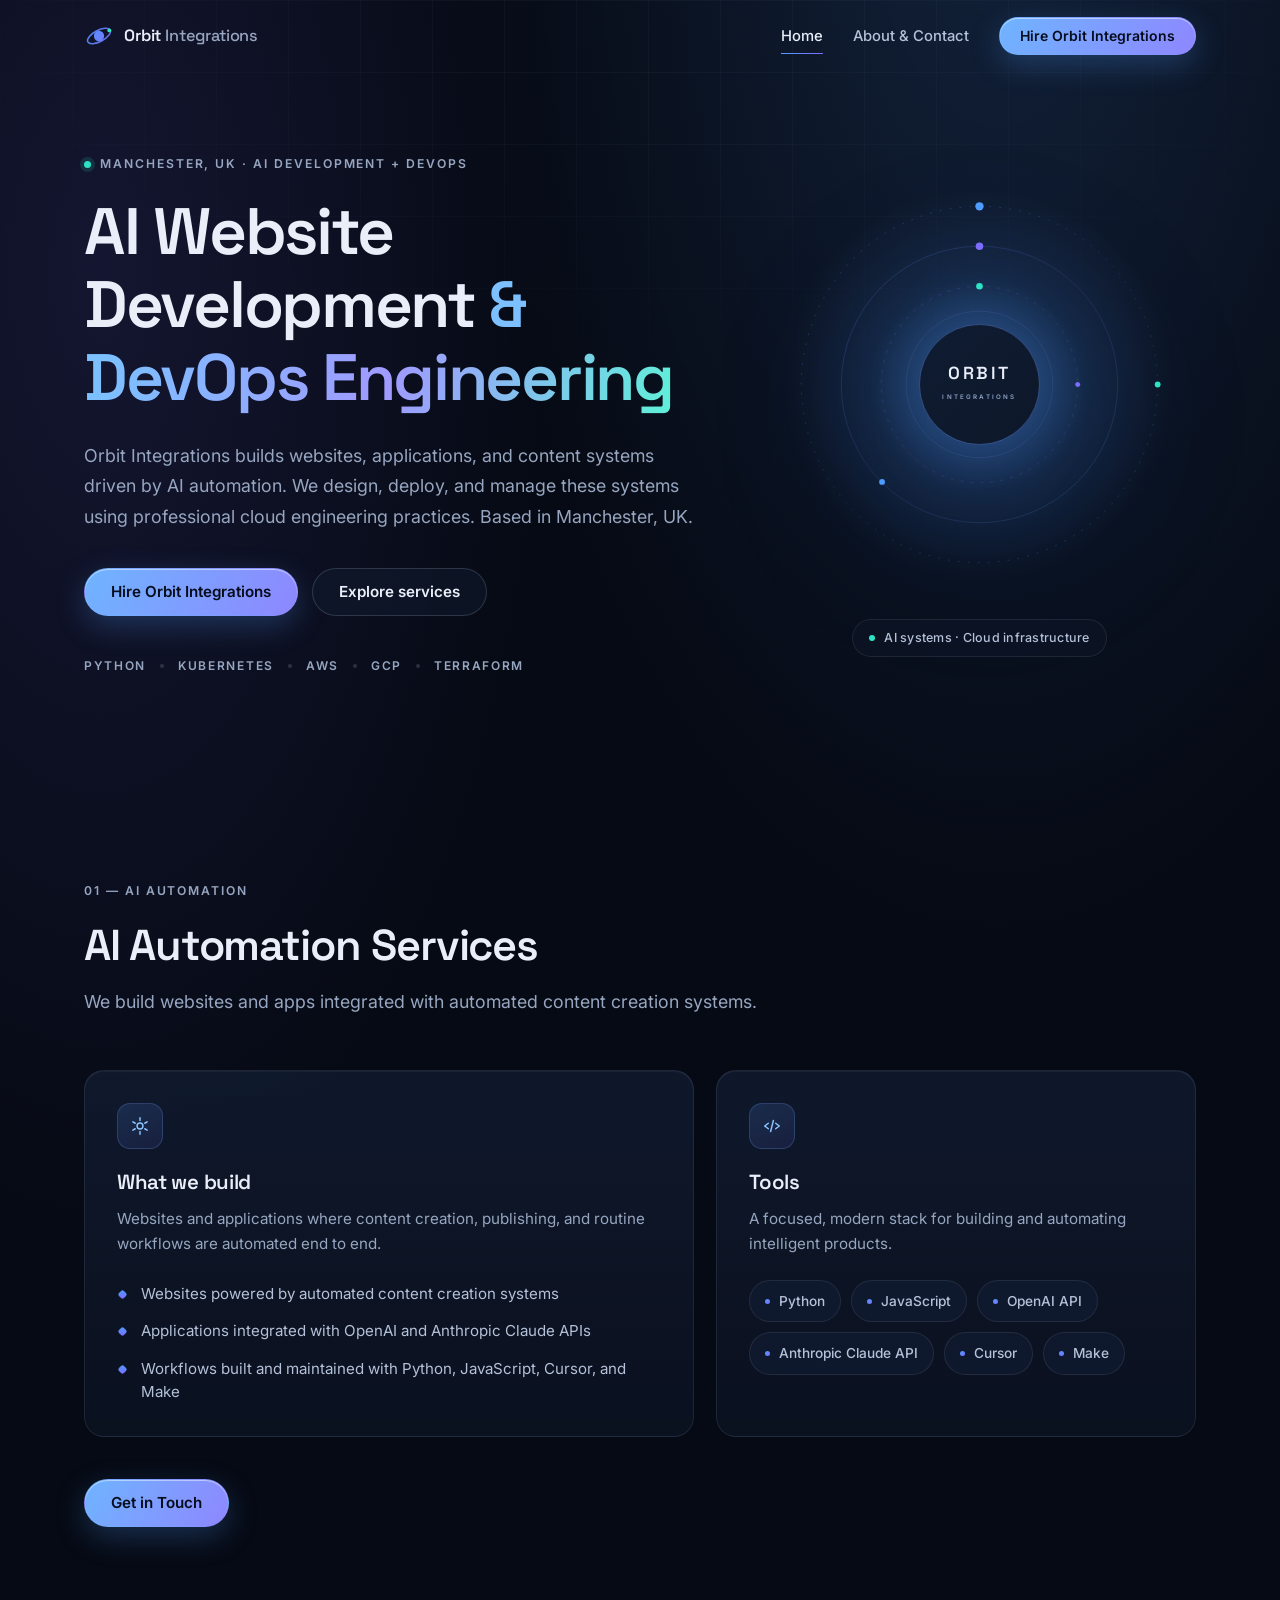
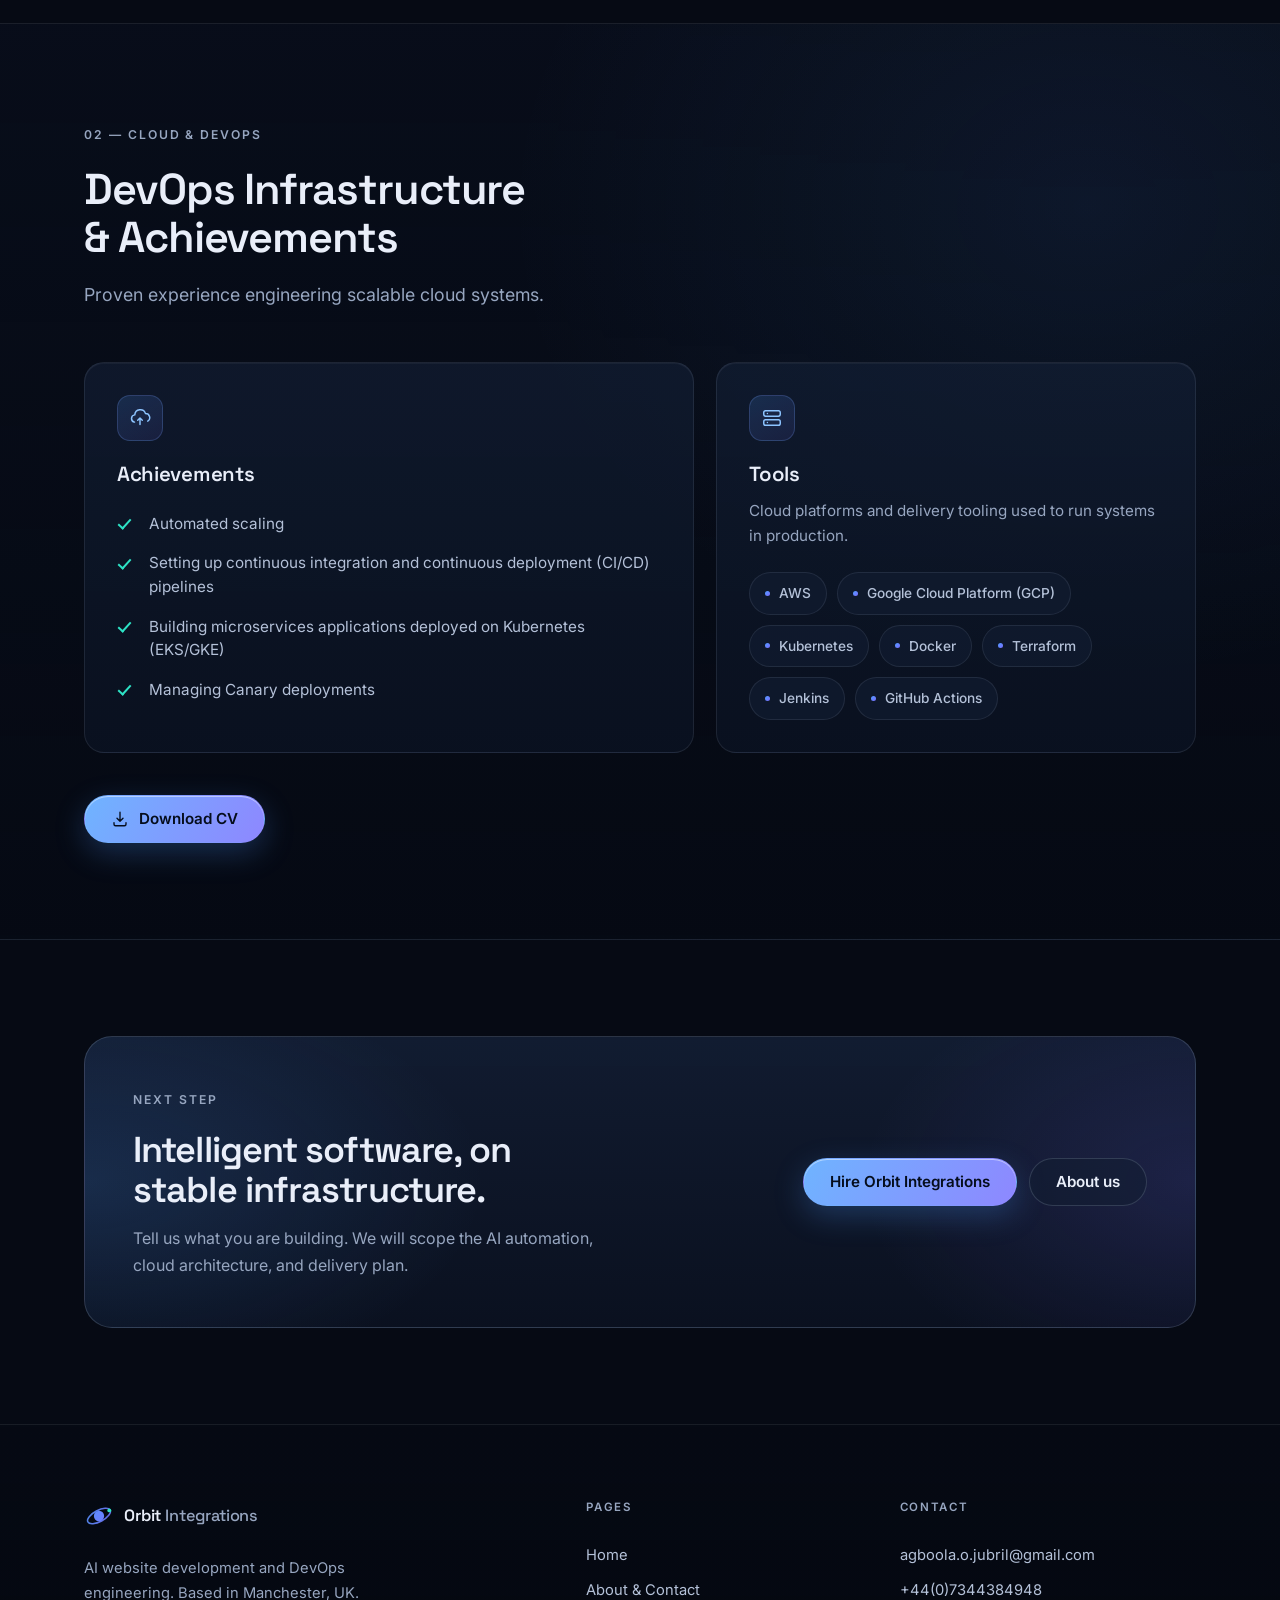
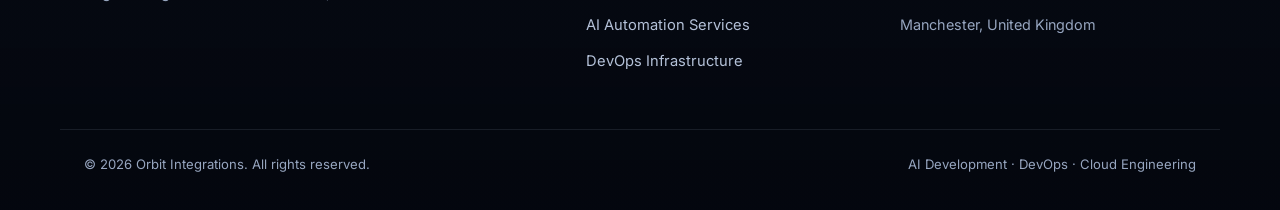
<file: index.html>
<!DOCTYPE html>
<html lang="en-GB">
<head>
  <meta charset="UTF-8" />
  <meta name="viewport" content="width=device-width, initial-scale=1.0" />
  <title>Orbit Integrations | AI Developer &amp; DevOps Engineer Manchester</title>
  <meta name="description" content="Orbit Integrations delivers AI website and app development alongside professional DevOps engineering, auto-scaling, and Kubernetes deployment in Manchester." />
  <meta name="author" content="Orbit Integrations" />
  <meta name="theme-color" content="#060a14" />
  <link rel="canonical" href="https://orbitintegrations.co.uk/" />
  <link rel="icon" href="assets/favicon.svg" type="image/svg+xml" />
  <link rel="apple-touch-icon" href="assets/apple-touch-icon.png" />
  <link rel="preconnect" href="https://fonts.googleapis.com" />
  <link rel="preconnect" href="https://fonts.gstatic.com" crossorigin />
  <link href="https://fonts.googleapis.com/css2?family=Inter:wght@400;500;600&family=Space+Grotesk:wght@500;600;700&display=swap" rel="stylesheet" />
  <link rel="stylesheet" href="assets/css/styles.css" />

  <meta property="og:type" content="website" />
  <meta property="og:site_name" content="Orbit Integrations" />
  <meta property="og:locale" content="en_GB" />
  <meta property="og:title" content="Orbit Integrations | AI Developer &amp; DevOps Engineer Manchester" />
  <meta property="og:description" content="AI website and app development alongside professional DevOps engineering, auto-scaling, and Kubernetes deployment in Manchester." />
  <meta property="og:url" content="https://orbitintegrations.co.uk/" />
  <meta property="og:image" content="https://orbitintegrations.co.uk/assets/og-cover.png" />
  <meta property="og:image:width" content="1200" />
  <meta property="og:image:height" content="630" />
  <meta property="og:image:alt" content="Orbit Integrations — AI website development and DevOps engineering, Manchester" />
  <meta name="twitter:card" content="summary_large_image" />
  <meta name="twitter:title" content="Orbit Integrations | AI Developer &amp; DevOps Engineer Manchester" />
  <meta name="twitter:description" content="AI website and app development alongside professional DevOps engineering, auto-scaling, and Kubernetes deployment in Manchester." />
  <meta name="twitter:image" content="https://orbitintegrations.co.uk/assets/og-cover.png" />

  <script type="application/ld+json">
  {
    "@context": "https://schema.org",
    "@type": "ProfessionalService",
    "name": "Orbit Integrations",
    "description": "Orbit Integrations delivers AI website and app development alongside professional DevOps engineering, auto-scaling, and Kubernetes deployment in Manchester.",
    "url": "https://orbitintegrations.co.uk/",
    "email": "agboola.o.jubril@gmail.com",
    "telephone": "+447344384948",
    "areaServed": { "@type": "City", "name": "Manchester" },
    "address": {
      "@type": "PostalAddress",
      "addressLocality": "Manchester",
      "addressCountry": "GB"
    },
    "knowsAbout": [
      "AI website development",
      "Application development",
      "DevOps engineering",
      "Kubernetes",
      "Auto-scaling",
      "CI/CD pipelines",
      "AWS",
      "Google Cloud Platform",
      "Terraform",
      "Canary deployments"
    ]
  }
  </script>
  <script>document.documentElement.classList.add('js');</script>
</head>
<body>
  <a class="skip-link" href="#main">Skip to content</a>

  <header class="site-header" data-header>
    <div class="container header-inner">
      <a class="brand" href="index.html" aria-label="Orbit Integrations home">
        <svg class="brand-mark" viewBox="0 0 32 32" aria-hidden="true" focusable="false">
          <defs>
            <linearGradient id="mark-gradient" x1="0" y1="0" x2="32" y2="32" gradientUnits="userSpaceOnUse">
              <stop offset="0" stop-color="#4f9cff" />
              <stop offset="1" stop-color="#7c6cff" />
            </linearGradient>
          </defs>
          <circle cx="16" cy="16" r="5.5" fill="url(#mark-gradient)" />
          <ellipse cx="16" cy="16" rx="13.5" ry="6" transform="rotate(-28 16 16)" fill="none" stroke="url(#mark-gradient)" stroke-width="1.6" opacity="0.9" />
          <circle cx="27" cy="10" r="2.1" fill="#2de2c5" />
        </svg>
        <span class="brand-name">Orbit <span>Integrations</span></span>
      </a>

      <button class="nav-toggle" type="button" aria-expanded="false" aria-controls="primary-nav" data-nav-toggle>
        <span class="sr-only">Toggle navigation</span>
        <span class="nav-toggle-bars" aria-hidden="true"></span>
      </button>

      <nav class="primary-nav" id="primary-nav" aria-label="Primary" data-nav>
        <a href="index.html" aria-current="page">Home</a>
        <a href="about.html">About &amp; Contact</a>
        <a class="btn btn-primary btn-sm" href="about.html#contact">Hire Orbit Integrations</a>
      </nav>
    </div>
  </header>

  <main id="main">
    <section class="hero">
      <div class="container hero-grid">
        <div class="hero-copy">
          <p class="eyebrow"><span class="pulse-dot" aria-hidden="true"></span>Manchester, UK &middot; AI Development + DevOps</p>
          <h1>AI Website Development <span class="grad">&amp; DevOps Engineering</span></h1>
          <p class="lead">Orbit Integrations builds websites, applications, and content systems driven by AI automation. We design, deploy, and manage these systems using professional cloud engineering practices. Based in Manchester, UK.</p>
          <div class="hero-actions">
            <a class="btn btn-primary" href="about.html#contact">Hire Orbit Integrations</a>
            <a class="btn btn-ghost" href="#services">Explore services</a>
          </div>
          <p class="hero-stack"><span>Python</span><span>Kubernetes</span><span>AWS</span><span>GCP</span><span>Terraform</span></p>
        </div>

        <div class="hero-visual" aria-hidden="true">
          <svg class="orbit" viewBox="0 0 520 520" role="presentation" focusable="false">
            <defs>
              <radialGradient id="core-glow" cx="50%" cy="50%" r="50%">
                <stop offset="0%" stop-color="#4f9cff" stop-opacity="0.55" />
                <stop offset="55%" stop-color="#4f9cff" stop-opacity="0.12" />
                <stop offset="100%" stop-color="#4f9cff" stop-opacity="0" />
              </radialGradient>
              <linearGradient id="core-fill" x1="0" y1="0" x2="520" y2="520" gradientUnits="userSpaceOnUse">
                <stop offset="0" stop-color="#12213b" />
                <stop offset="1" stop-color="#0a1220" />
              </linearGradient>
              <linearGradient id="ring-stroke" x1="0" y1="0" x2="520" y2="520" gradientUnits="userSpaceOnUse">
                <stop offset="0" stop-color="#4f9cff" stop-opacity="0.55" />
                <stop offset="0.5" stop-color="#7c6cff" stop-opacity="0.28" />
                <stop offset="1" stop-color="#2de2c5" stop-opacity="0.4" />
              </linearGradient>
            </defs>

            <circle cx="260" cy="260" r="238" fill="url(#core-glow)" />

            <g class="orbit-rings" fill="none" stroke="url(#ring-stroke)">
              <circle cx="260" cy="260" r="214" stroke-width="1" stroke-dasharray="2 10" opacity="0.75" />
              <circle cx="260" cy="260" r="166" stroke-width="1" opacity="0.55" />
              <circle cx="260" cy="260" r="118" stroke-width="1" stroke-dasharray="4 8" opacity="0.6" />
            </g>

            <g class="spin spin-slow">
              <circle cx="260" cy="46" r="5" fill="#4f9cff" />
              <circle cx="474" cy="260" r="3.5" fill="#2de2c5" />
            </g>
            <g class="spin spin-reverse">
              <circle cx="260" cy="94" r="4.5" fill="#7c6cff" />
              <circle cx="143" cy="377" r="3.5" fill="#4f9cff" />
            </g>
            <g class="spin spin-fast">
              <circle cx="260" cy="142" r="4" fill="#2de2c5" />
              <circle cx="378" cy="260" r="3" fill="#7c6cff" />
            </g>

            <circle cx="260" cy="260" r="72" fill="url(#core-fill)" stroke="rgba(120,160,255,0.35)" stroke-width="1" />
            <circle cx="260" cy="260" r="88" fill="none" stroke="rgba(120,160,255,0.14)" stroke-width="1" />

            <text x="260" y="254" text-anchor="middle" class="orbit-word">ORBIT</text>
            <text x="260" y="278" text-anchor="middle" class="orbit-word-sub">INTEGRATIONS</text>
          </svg>
          <div class="orbit-caption">
            <span class="orbit-caption-dot"></span>
            AI systems &middot; Cloud infrastructure
          </div>
        </div>
      </div>
    </section>

    <section class="section" id="services">
      <div class="container">
        <header class="section-head reveal">
          <p class="eyebrow">01 &mdash; AI Automation</p>
          <h2>AI Automation Services</h2>
          <p class="lead section-lead">We build websites and apps integrated with automated content creation systems.</p>
        </header>

        <div class="split">
          <article class="card reveal">
            <div class="card-icon" aria-hidden="true">
              <svg viewBox="0 0 24 24" fill="none" stroke="currentColor" stroke-width="1.6" stroke-linecap="round" stroke-linejoin="round">
                <path d="M12 3v3m0 12v3M4.2 7.5l2.6 1.5m10.4 6l2.6 1.5M4.2 16.5l2.6-1.5m10.4-6 2.6-1.5" />
                <circle cx="12" cy="12" r="3.2" />
              </svg>
            </div>
            <h3>What we build</h3>
            <p class="card-text">Websites and applications where content creation, publishing, and routine workflows are automated end to end.</p>
            <ul class="feature-list">
              <li>Websites powered by automated content creation systems</li>
              <li>Applications integrated with OpenAI and Anthropic Claude APIs</li>
              <li>Workflows built and maintained with Python, JavaScript, Cursor, and Make</li>
            </ul>
          </article>

          <article class="card reveal">
            <div class="card-icon" aria-hidden="true">
              <svg viewBox="0 0 24 24" fill="none" stroke="currentColor" stroke-width="1.6" stroke-linecap="round" stroke-linejoin="round">
                <path d="M8 9 4 12l4 3m8-6 4 3-4 3" />
                <path d="m13.5 6-3 12" />
              </svg>
            </div>
            <h3>Tools</h3>
            <p class="card-text">A focused, modern stack for building and automating intelligent products.</p>
            <ul class="chips" aria-label="AI automation tools">
              <li class="chip">Python</li>
              <li class="chip">JavaScript</li>
              <li class="chip">OpenAI API</li>
              <li class="chip">Anthropic Claude API</li>
              <li class="chip">Cursor</li>
              <li class="chip">Make</li>
            </ul>
          </article>
        </div>

        <div class="section-cta reveal">
          <a class="btn btn-primary" href="about.html#contact">Get in Touch</a>
        </div>
      </div>
    </section>

    <section class="section section-alt" id="devops">
      <div class="container">
        <header class="section-head reveal">
          <p class="eyebrow">02 &mdash; Cloud &amp; DevOps</p>
          <h2>DevOps Infrastructure &amp; Achievements</h2>
          <p class="lead section-lead">Proven experience engineering scalable cloud systems.</p>
        </header>

        <div class="split">
          <article class="card reveal">
            <div class="card-icon" aria-hidden="true">
              <svg viewBox="0 0 24 24" fill="none" stroke="currentColor" stroke-width="1.6" stroke-linecap="round" stroke-linejoin="round">
                <path d="M20.5 15.5A4.5 4.5 0 0 0 18 7.2 6 6 0 0 0 6.3 8.6 4 4 0 0 0 6 16.5" />
                <path d="M12 12v7m0-7-2.5 2.5M12 12l2.5 2.5" />
              </svg>
            </div>
            <h3>Achievements</h3>
            <ul class="check-list">
              <li>Automated scaling</li>
              <li>Setting up continuous integration and continuous deployment (CI/CD) pipelines</li>
              <li>Building microservices applications deployed on Kubernetes (EKS/GKE)</li>
              <li>Managing Canary deployments</li>
            </ul>
          </article>

          <article class="card reveal">
            <div class="card-icon" aria-hidden="true">
              <svg viewBox="0 0 24 24" fill="none" stroke="currentColor" stroke-width="1.6" stroke-linecap="round" stroke-linejoin="round">
                <rect x="3" y="4" width="18" height="6" rx="2" />
                <rect x="3" y="14" width="18" height="6" rx="2" />
                <path d="M7 7h.01M7 17h.01" />
              </svg>
            </div>
            <h3>Tools</h3>
            <p class="card-text">Cloud platforms and delivery tooling used to run systems in production.</p>
            <ul class="chips" aria-label="DevOps tools">
              <li class="chip">AWS</li>
              <li class="chip">Google Cloud Platform (GCP)</li>
              <li class="chip">Kubernetes</li>
              <li class="chip">Docker</li>
              <li class="chip">Terraform</li>
              <li class="chip">Jenkins</li>
              <li class="chip">GitHub Actions</li>
            </ul>
          </article>
        </div>

        <div class="section-cta reveal">
          <a class="btn btn-primary" href="assets/Jubril-Agboola-CV.pdf" download>
            <svg class="btn-icon" viewBox="0 0 24 24" fill="none" stroke="currentColor" stroke-width="1.8" stroke-linecap="round" stroke-linejoin="round" aria-hidden="true">
              <path d="M12 3v12m0 0 4-4m-4 4-4-4" />
              <path d="M4 17v2a2 2 0 0 0 2 2h12a2 2 0 0 0 2-2v-2" />
            </svg>
            Download CV
          </a>
        </div>
      </div>
    </section>

    <section class="section">
      <div class="container">
        <div class="cta-band reveal">
          <div>
            <p class="eyebrow">Next step</p>
            <h2>Intelligent software, on stable infrastructure.</h2>
            <p class="lead">Tell us what you are building. We will scope the AI automation, cloud architecture, and delivery plan.</p>
          </div>
          <div class="cta-band-actions">
            <a class="btn btn-primary" href="about.html#contact">Hire Orbit Integrations</a>
            <a class="btn btn-ghost" href="about.html">About us</a>
          </div>
        </div>
      </div>
    </section>
  </main>

  <footer class="site-footer">
    <div class="container footer-grid">
      <div class="footer-brand">
        <a class="brand" href="index.html" aria-label="Orbit Integrations home">
          <svg class="brand-mark" viewBox="0 0 32 32" aria-hidden="true" focusable="false">
            <circle cx="16" cy="16" r="5.5" fill="url(#mark-gradient)" />
            <ellipse cx="16" cy="16" rx="13.5" ry="6" transform="rotate(-28 16 16)" fill="none" stroke="url(#mark-gradient)" stroke-width="1.6" opacity="0.9" />
            <circle cx="27" cy="10" r="2.1" fill="#2de2c5" />
          </svg>
          <span class="brand-name">Orbit <span>Integrations</span></span>
        </a>
        <p>AI website development and DevOps engineering. Based in Manchester, UK.</p>
      </div>
      <nav class="footer-nav" aria-label="Footer">
        <h2 class="footer-title">Pages</h2>
        <a href="index.html">Home</a>
        <a href="about.html">About &amp; Contact</a>
        <a href="index.html#services">AI Automation Services</a>
        <a href="index.html#devops">DevOps Infrastructure</a>
      </nav>
      <div class="footer-contact">
        <h2 class="footer-title">Contact</h2>
        <a href="mailto:agboola.o.jubril@gmail.com">agboola.o.jubril@gmail.com</a>
        <a href="tel:+447344384948">+44(0)7344384948</a>
        <p class="footer-location">Manchester, United Kingdom</p>
      </div>
    </div>
    <div class="container footer-bottom">
      <p>&copy; <span data-year>2026</span> Orbit Integrations. All rights reserved.</p>
      <p>AI Development &middot; DevOps &middot; Cloud Engineering</p>
    </div>
  </footer>

  <script src="assets/js/main.js" defer></script>
</body>
</html>
</file>
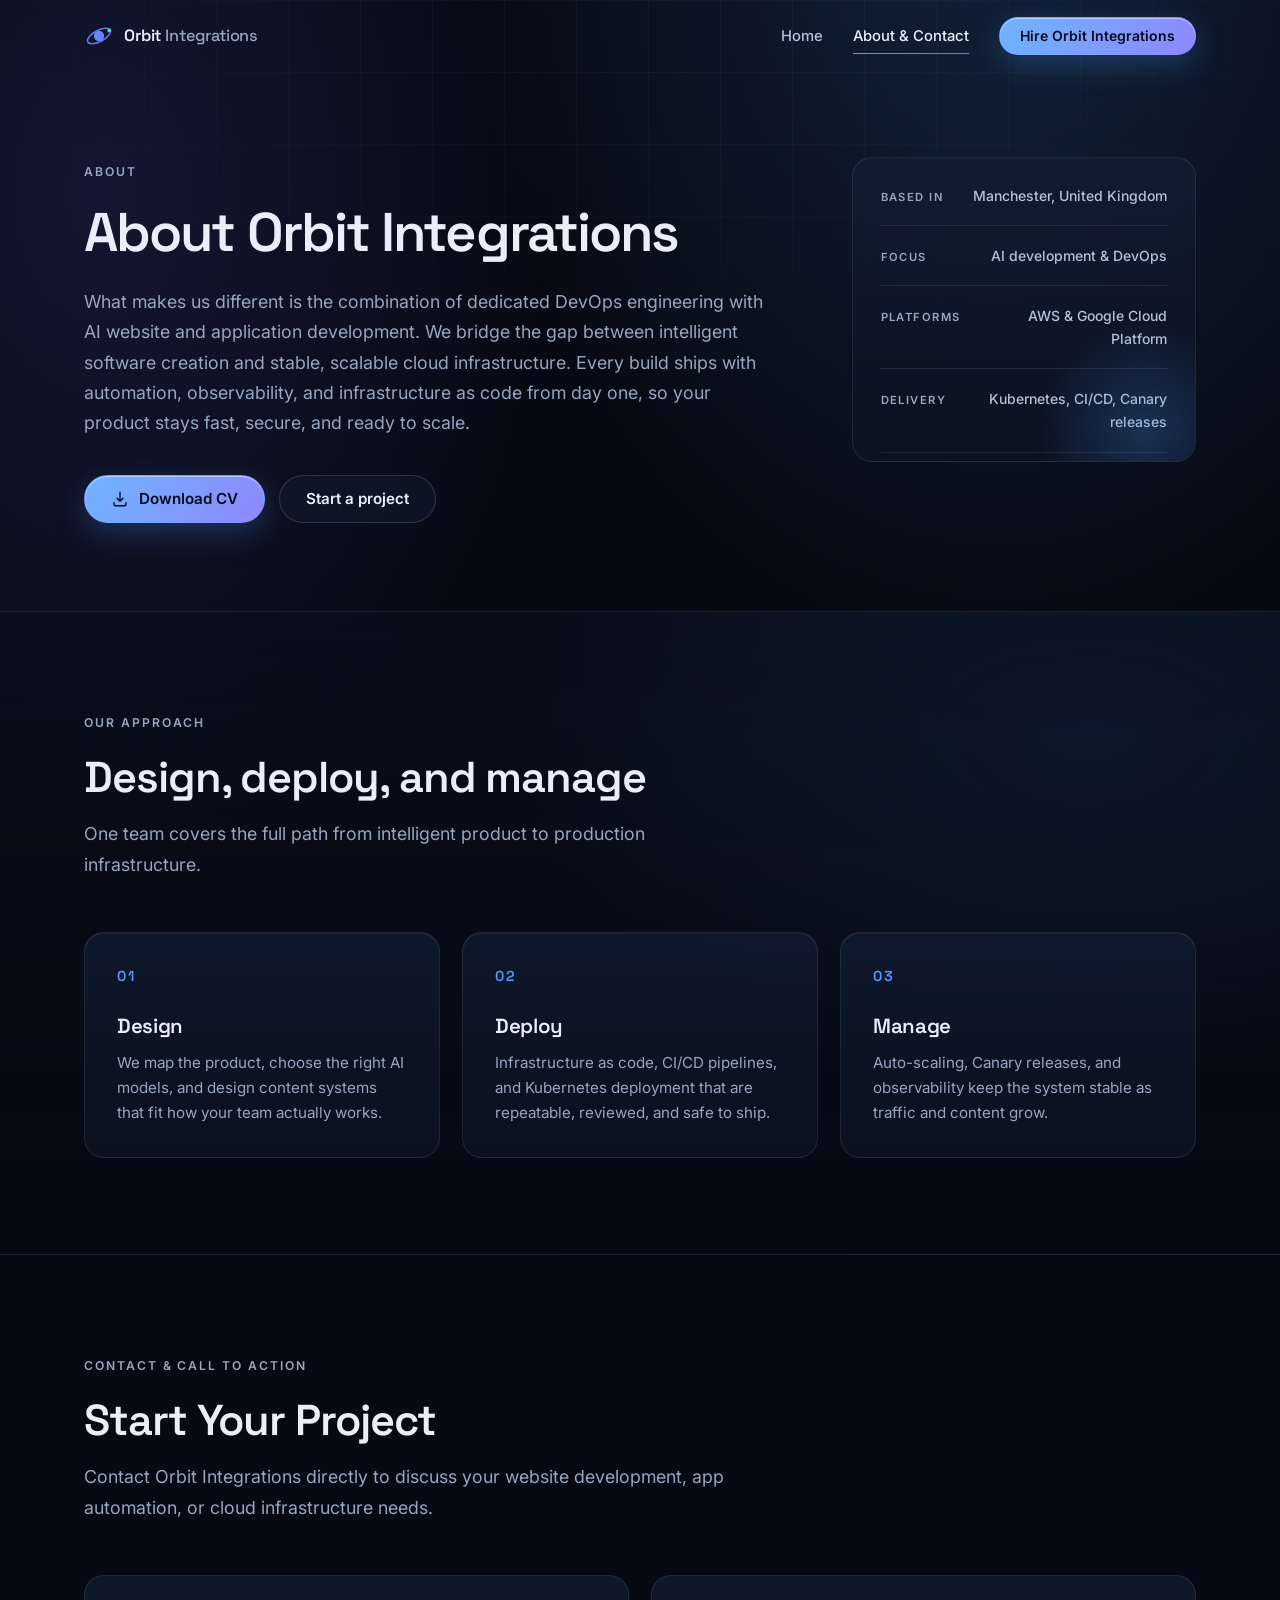
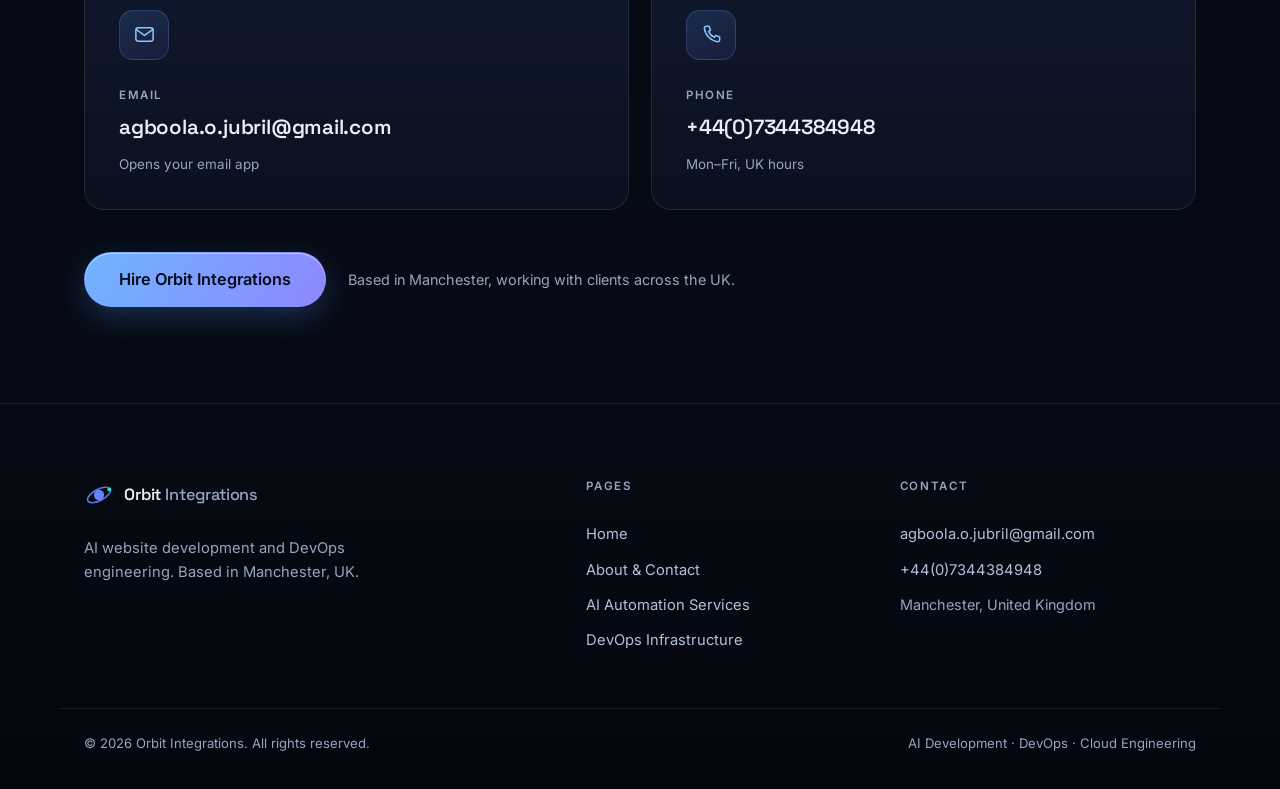
<file: about.html>
<!DOCTYPE html>
<html lang="en-GB">
<head>
  <meta charset="UTF-8" />
  <meta name="viewport" content="width=device-width, initial-scale=1.0" />
  <title>About &amp; Contact | Orbit Integrations</title>
  <meta name="description" content="About Orbit Integrations: DevOps engineering combined with AI website and app development. Contact us to discuss your website, app automation, or cloud infrastructure project." />
  <meta name="author" content="Orbit Integrations" />
  <meta name="theme-color" content="#060a14" />
  <link rel="canonical" href="https://orbitintegrations.co.uk/about.html" />
  <link rel="icon" href="assets/favicon.svg" type="image/svg+xml" />
  <link rel="apple-touch-icon" href="assets/apple-touch-icon.png" />
  <link rel="preconnect" href="https://fonts.googleapis.com" />
  <link rel="preconnect" href="https://fonts.gstatic.com" crossorigin />
  <link href="https://fonts.googleapis.com/css2?family=Inter:wght@400;500;600&family=Space+Grotesk:wght@500;600;700&display=swap" rel="stylesheet" />
  <link rel="stylesheet" href="assets/css/styles.css" />

  <meta property="og:type" content="website" />
  <meta property="og:site_name" content="Orbit Integrations" />
  <meta property="og:locale" content="en_GB" />
  <meta property="og:title" content="About &amp; Contact | Orbit Integrations" />
  <meta property="og:description" content="DevOps engineering combined with AI website and app development. Contact Orbit Integrations to discuss your project." />
  <meta property="og:url" content="https://orbitintegrations.co.uk/about.html" />
  <meta property="og:image" content="https://orbitintegrations.co.uk/assets/og-cover.png" />
  <meta property="og:image:width" content="1200" />
  <meta property="og:image:height" content="630" />
  <meta property="og:image:alt" content="Orbit Integrations — AI website development and DevOps engineering, Manchester" />
  <meta name="twitter:card" content="summary_large_image" />
  <meta name="twitter:title" content="About &amp; Contact | Orbit Integrations" />
  <meta name="twitter:description" content="DevOps engineering combined with AI website and app development. Contact Orbit Integrations to discuss your project." />
  <meta name="twitter:image" content="https://orbitintegrations.co.uk/assets/og-cover.png" />

  <script type="application/ld+json">
  {
    "@context": "https://schema.org",
    "@type": "ContactPage",
    "name": "About & Contact | Orbit Integrations",
    "url": "https://orbitintegrations.co.uk/about.html",
    "description": "About Orbit Integrations and how to contact us about AI website development, app automation, or cloud infrastructure.",
    "mainEntity": {
      "@type": "ProfessionalService",
      "name": "Orbit Integrations",
      "email": "agboola.o.jubril@gmail.com",
      "telephone": "+447344384948",
      "areaServed": { "@type": "City", "name": "Manchester" },
      "address": {
        "@type": "PostalAddress",
        "addressLocality": "Manchester",
        "addressCountry": "GB"
      }
    }
  }
  </script>
  <script>document.documentElement.classList.add('js');</script>
</head>
<body>
  <a class="skip-link" href="#main">Skip to content</a>

  <header class="site-header" data-header>
    <div class="container header-inner">
      <a class="brand" href="index.html" aria-label="Orbit Integrations home">
        <svg class="brand-mark" viewBox="0 0 32 32" aria-hidden="true" focusable="false">
          <defs>
            <linearGradient id="mark-gradient" x1="0" y1="0" x2="32" y2="32" gradientUnits="userSpaceOnUse">
              <stop offset="0" stop-color="#4f9cff" />
              <stop offset="1" stop-color="#7c6cff" />
            </linearGradient>
          </defs>
          <circle cx="16" cy="16" r="5.5" fill="url(#mark-gradient)" />
          <ellipse cx="16" cy="16" rx="13.5" ry="6" transform="rotate(-28 16 16)" fill="none" stroke="url(#mark-gradient)" stroke-width="1.6" opacity="0.9" />
          <circle cx="27" cy="10" r="2.1" fill="#2de2c5" />
        </svg>
        <span class="brand-name">Orbit <span>Integrations</span></span>
      </a>

      <button class="nav-toggle" type="button" aria-expanded="false" aria-controls="primary-nav" data-nav-toggle>
        <span class="sr-only">Toggle navigation</span>
        <span class="nav-toggle-bars" aria-hidden="true"></span>
      </button>

      <nav class="primary-nav" id="primary-nav" aria-label="Primary" data-nav>
        <a href="index.html">Home</a>
        <a href="about.html" aria-current="page">About &amp; Contact</a>
        <a class="btn btn-primary btn-sm" href="#contact">Hire Orbit Integrations</a>
      </nav>
    </div>
  </header>

  <main id="main">
    <section class="page-hero">
      <div class="container about-grid">
        <div class="reveal">
          <p class="eyebrow">About</p>
          <h1>About Orbit Integrations</h1>
          <p class="lead">What makes us different is the combination of dedicated DevOps engineering with AI website and application development. We bridge the gap between intelligent software creation and stable, scalable cloud infrastructure. Every build ships with automation, observability, and infrastructure as code from day one, so your product stays fast, secure, and ready to scale.</p>
          <div class="hero-actions">
            <a class="btn btn-primary" href="assets/Jubril-Agboola-CV.pdf" download>
              <svg class="btn-icon" viewBox="0 0 24 24" fill="none" stroke="currentColor" stroke-width="1.8" stroke-linecap="round" stroke-linejoin="round" aria-hidden="true">
                <path d="M12 3v12m0 0 4-4m-4 4-4-4" />
                <path d="M4 17v2a2 2 0 0 0 2 2h12a2 2 0 0 0 2-2v-2" />
              </svg>
              Download CV
            </a>
            <a class="btn btn-ghost" href="#contact">Start a project</a>
          </div>
        </div>

        <aside class="about-aside reveal" aria-label="At a glance">
          <div class="aside-row">
            <span class="aside-label">Based in</span>
            <span class="aside-value">Manchester, United Kingdom</span>
          </div>
          <div class="aside-row">
            <span class="aside-label">Focus</span>
            <span class="aside-value">AI development &amp; DevOps</span>
          </div>
          <div class="aside-row">
            <span class="aside-label">Platforms</span>
            <span class="aside-value">AWS &amp; Google Cloud Platform</span>
          </div>
          <div class="aside-row">
            <span class="aside-label">Delivery</span>
            <span class="aside-value">Kubernetes, CI/CD, Canary releases</span>
          </div>
          <div class="aside-glow" aria-hidden="true"></div>
        </aside>
      </div>
    </section>

    <section class="section section-alt" aria-labelledby="approach-title">
      <div class="container">
        <header class="section-head reveal">
          <p class="eyebrow">Our approach</p>
          <h2 id="approach-title">Design, deploy, and manage</h2>
          <p class="lead section-lead">One team covers the full path from intelligent product to production infrastructure.</p>
        </header>

        <div class="approach-grid">
          <article class="card reveal">
            <span class="step-number">01</span>
            <h3>Design</h3>
            <p class="card-text">We map the product, choose the right AI models, and design content systems that fit how your team actually works.</p>
          </article>
          <article class="card reveal">
            <span class="step-number">02</span>
            <h3>Deploy</h3>
            <p class="card-text">Infrastructure as code, CI/CD pipelines, and Kubernetes deployment that are repeatable, reviewed, and safe to ship.</p>
          </article>
          <article class="card reveal">
            <span class="step-number">03</span>
            <h3>Manage</h3>
            <p class="card-text">Auto-scaling, Canary releases, and observability keep the system stable as traffic and content grow.</p>
          </article>
        </div>
      </div>
    </section>

    <section class="section" id="contact" aria-labelledby="contact-title">
      <div class="container">
        <header class="section-head reveal">
          <p class="eyebrow">Contact &amp; Call to Action</p>
          <h2 id="contact-title">Start Your Project</h2>
          <p class="lead section-lead">Contact Orbit Integrations directly to discuss your website development, app automation, or cloud infrastructure needs.</p>
        </header>

        <div class="contact-grid">
          <a class="contact-card reveal" href="mailto:agboola.o.jubril@gmail.com?subject=Project%20enquiry%20for%20Orbit%20Integrations">
            <span class="contact-icon" aria-hidden="true">
              <svg viewBox="0 0 24 24" fill="none" stroke="currentColor" stroke-width="1.6" stroke-linecap="round" stroke-linejoin="round">
                <rect x="3" y="5" width="18" height="14" rx="2.5" />
                <path d="m3.5 7 8.5 6 8.5-6" />
              </svg>
            </span>
            <span class="contact-label">Email</span>
            <span class="contact-value">agboola.o.jubril@gmail.com</span>
            <span class="contact-hint">Opens your email app</span>
          </a>

          <a class="contact-card reveal" href="tel:+447344384948">
            <span class="contact-icon" aria-hidden="true">
              <svg viewBox="0 0 24 24" fill="none" stroke="currentColor" stroke-width="1.6" stroke-linecap="round" stroke-linejoin="round">
                <path d="M6.5 3.5h3l1.5 4-2 1.5a12 12 0 0 0 6 6l1.5-2 4 1.5v3a2 2 0 0 1-2.2 2A16.5 16.5 0 0 1 4.5 5.7 2 2 0 0 1 6.5 3.5Z" />
              </svg>
            </span>
            <span class="contact-label">Phone</span>
            <span class="contact-value">+44(0)7344384948</span>
            <span class="contact-hint">Mon&ndash;Fri, UK hours</span>
          </a>
        </div>

        <div class="contact-cta reveal">
          <a class="btn btn-primary btn-lg" href="mailto:agboola.o.jubril@gmail.com?subject=Project%20enquiry%20for%20Orbit%20Integrations">Hire Orbit Integrations</a>
          <p>Based in Manchester, working with clients across the UK.</p>
        </div>
      </div>
    </section>
  </main>

  <footer class="site-footer">
    <div class="container footer-grid">
      <div class="footer-brand">
        <a class="brand" href="index.html" aria-label="Orbit Integrations home">
          <svg class="brand-mark" viewBox="0 0 32 32" aria-hidden="true" focusable="false">
            <circle cx="16" cy="16" r="5.5" fill="url(#mark-gradient)" />
            <ellipse cx="16" cy="16" rx="13.5" ry="6" transform="rotate(-28 16 16)" fill="none" stroke="url(#mark-gradient)" stroke-width="1.6" opacity="0.9" />
            <circle cx="27" cy="10" r="2.1" fill="#2de2c5" />
          </svg>
          <span class="brand-name">Orbit <span>Integrations</span></span>
        </a>
        <p>AI website development and DevOps engineering. Based in Manchester, UK.</p>
      </div>
      <nav class="footer-nav" aria-label="Footer">
        <h2 class="footer-title">Pages</h2>
        <a href="index.html">Home</a>
        <a href="about.html">About &amp; Contact</a>
        <a href="index.html#services">AI Automation Services</a>
        <a href="index.html#devops">DevOps Infrastructure</a>
      </nav>
      <div class="footer-contact">
        <h2 class="footer-title">Contact</h2>
        <a href="mailto:agboola.o.jubril@gmail.com">agboola.o.jubril@gmail.com</a>
        <a href="tel:+447344384948">+44(0)7344384948</a>
        <p class="footer-location">Manchester, United Kingdom</p>
      </div>
    </div>
    <div class="container footer-bottom">
      <p>&copy; <span data-year>2026</span> Orbit Integrations. All rights reserved.</p>
      <p>AI Development &middot; DevOps &middot; Cloud Engineering</p>
    </div>
  </footer>

  <script src="assets/js/main.js" defer></script>
</body>
</html>
</file>
<file: assets/css/styles.css>
﻿:root {
  --bg: #060a14;
  --bg-soft: #090f1d;
  --surface: #0d1526;
  --surface-2: #111c31;
  --line: rgba(148, 163, 184, 0.14);
  --line-strong: rgba(148, 163, 184, 0.24);
  --text: #e9eef9;
  --muted: #97a6c0;
  --muted-strong: #b4c1d8;
  --accent: #4f9cff;
  --accent-2: #7c6cff;
  --accent-3: #2de2c5;
  --radius: 20px;
  --radius-lg: 28px;
  --shadow: 0 24px 60px rgba(2, 6, 18, 0.45);
  --header-h: 72px;
  --font-body: "Inter", -apple-system, BlinkMacSystemFont, "Segoe UI", Roboto, Helvetica, Arial, sans-serif;
  --font-display: "Space Grotesk", "Inter", -apple-system, BlinkMacSystemFont, "Segoe UI", sans-serif;
  --container: 1160px;
}

*,
*::before,
*::after {
  box-sizing: border-box;
}

html {
  scroll-behavior: smooth;
  -webkit-text-size-adjust: 100%;
}

body {
  margin: 0;
  font-family: var(--font-body);
  font-size: 1rem;
  line-height: 1.65;
  color: var(--text);
  background-color: var(--bg);
  background-image:
    radial-gradient(ellipse 60% 45% at 78% -4%, rgba(79, 156, 255, 0.16), transparent 70%),
    radial-gradient(ellipse 50% 40% at 8% 8%, rgba(124, 108, 255, 0.12), transparent 70%);
  background-repeat: no-repeat;
  -webkit-font-smoothing: antialiased;
  text-rendering: optimizeLegibility;
  overflow-x: hidden;
}

body::before {
  content: "";
  position: fixed;
  inset: 0;
  z-index: -1;
  background-image:
    linear-gradient(rgba(148, 163, 184, 0.05) 1px, transparent 1px),
    linear-gradient(90deg, rgba(148, 163, 184, 0.05) 1px, transparent 1px);
  background-size: 72px 72px;
  mask-image: radial-gradient(ellipse 80% 60% at 50% 0%, #000 20%, transparent 78%);
  -webkit-mask-image: radial-gradient(ellipse 80% 60% at 50% 0%, #000 20%, transparent 78%);
  pointer-events: none;
}

h1,
h2,
h3 {
  font-family: var(--font-display);
  font-weight: 600;
  line-height: 1.12;
  letter-spacing: -0.025em;
  margin: 0;
  text-wrap: balance;
}

p {
  margin: 0;
}

a {
  color: inherit;
  text-decoration: none;
}

img,
svg {
  display: block;
  max-width: 100%;
}

ul {
  margin: 0;
  padding: 0;
  list-style: none;
}

::selection {
  background: rgba(79, 156, 255, 0.35);
  color: #fff;
}

:focus-visible {
  outline: 2px solid #8cc4ff;
  outline-offset: 3px;
  border-radius: 6px;
}

.container {
  width: 100%;
  max-width: var(--container);
  margin-inline: auto;
  padding-inline: 24px;
}

.sr-only {
  position: absolute;
  width: 1px;
  height: 1px;
  padding: 0;
  margin: -1px;
  overflow: hidden;
  clip: rect(0 0 0 0);
  white-space: nowrap;
  border: 0;
}

.skip-link {
  position: absolute;
  top: -100px;
  left: 16px;
  z-index: 200;
  padding: 12px 20px;
  border-radius: 10px;
  background: var(--accent);
  color: #04101f;
  font-weight: 600;
  transition: top 0.2s ease;
}

.skip-link:focus {
  top: 12px;
}

/* ---------- Header ---------- */

.site-header {
  position: sticky;
  top: 0;
  z-index: 100;
  border-bottom: 1px solid transparent;
  transition: background-color 0.3s ease, border-color 0.3s ease, backdrop-filter 0.3s ease;
}

.site-header.is-scrolled,
.site-header.nav-open {
  background: rgba(6, 10, 20, 0.82);
  border-bottom-color: var(--line);
  backdrop-filter: blur(14px);
  -webkit-backdrop-filter: blur(14px);
}

.header-inner {
  display: flex;
  align-items: center;
  justify-content: space-between;
  gap: 24px;
  min-height: var(--header-h);
}

.brand {
  display: inline-flex;
  align-items: center;
  gap: 10px;
  font-family: var(--font-display);
  font-weight: 600;
  font-size: 1.02rem;
  letter-spacing: -0.01em;
  white-space: nowrap;
}

.brand-mark {
  width: 30px;
  height: 30px;
  flex-shrink: 0;
}

.brand-name span {
  color: var(--muted);
  font-weight: 500;
}

.primary-nav {
  display: flex;
  align-items: center;
  gap: 30px;
}

.primary-nav > a:not(.btn) {
  position: relative;
  font-size: 0.925rem;
  font-weight: 500;
  color: var(--muted-strong);
  padding: 6px 0;
  transition: color 0.2s ease;
}

.primary-nav > a:not(.btn)::after {
  content: "";
  position: absolute;
  left: 0;
  bottom: 0;
  height: 1.5px;
  width: 100%;
  background: linear-gradient(90deg, var(--accent), var(--accent-2));
  transform: scaleX(0);
  transform-origin: left;
  transition: transform 0.25s ease;
}

.primary-nav > a:not(.btn):hover,
.primary-nav > a[aria-current="page"] {
  color: var(--text);
}

.primary-nav > a:not(.btn):hover::after,
.primary-nav > a[aria-current="page"]::after {
  transform: scaleX(1);
}

.nav-toggle {
  display: none;
  width: 44px;
  height: 44px;
  padding: 0;
  border: 1px solid var(--line-strong);
  border-radius: 12px;
  background: rgba(17, 28, 49, 0.6);
  color: var(--text);
  cursor: pointer;
  align-items: center;
  justify-content: center;
  transition: background-color 0.2s ease, border-color 0.2s ease;
}

.nav-toggle:hover {
  background: var(--surface-2);
  border-color: var(--line-strong);
}

.nav-toggle-bars,
.nav-toggle-bars::before,
.nav-toggle-bars::after {
  display: block;
  width: 18px;
  height: 1.6px;
  border-radius: 2px;
  background: currentColor;
  transition: transform 0.25s ease, opacity 0.2s ease;
}

.nav-toggle-bars {
  position: relative;
}

.nav-toggle-bars::before,
.nav-toggle-bars::after {
  content: "";
  position: absolute;
  left: 0;
}

.nav-toggle-bars::before {
  top: -6px;
}

.nav-toggle-bars::after {
  top: 6px;
}

.nav-open .nav-toggle-bars {
  background: transparent;
}

.nav-open .nav-toggle-bars::before {
  transform: translateY(6px) rotate(45deg);
}

.nav-open .nav-toggle-bars::after {
  transform: translateY(-6px) rotate(-45deg);
}

/* ---------- Buttons ---------- */

.btn {
  display: inline-flex;
  align-items: center;
  justify-content: center;
  gap: 10px;
  padding: 14px 26px;
  border: 1px solid transparent;
  border-radius: 999px;
  font-family: var(--font-body);
  font-size: 0.95rem;
  font-weight: 600;
  line-height: 1.2;
  white-space: nowrap;
  cursor: pointer;
  transition: transform 0.2s ease, box-shadow 0.25s ease, background-color 0.2s ease,
    border-color 0.2s ease, color 0.2s ease;
}

.btn-icon {
  width: 18px;
  height: 18px;
  flex-shrink: 0;
}

.btn-primary {
  color: #050d1c;
  background-image: linear-gradient(120deg, #6fb4ff, #8e87ff);
  box-shadow: 0 10px 30px rgba(79, 156, 255, 0.25), inset 0 1px 0 rgba(255, 255, 255, 0.45);
}

.btn-primary:hover {
  transform: translateY(-2px);
  box-shadow: 0 16px 38px rgba(79, 156, 255, 0.38), inset 0 1px 0 rgba(255, 255, 255, 0.5);
}

.btn-ghost {
  color: var(--text);
  background: rgba(17, 28, 49, 0.5);
  border-color: var(--line-strong);
}

.btn-ghost:hover {
  transform: translateY(-2px);
  background: var(--surface-2);
  border-color: rgba(148, 163, 184, 0.4);
}

.btn-sm {
  padding: 10px 20px;
  font-size: 0.875rem;
}

.btn-lg {
  padding: 17px 34px;
  font-size: 1.02rem;
}

/* ---------- Typography helpers ---------- */

.eyebrow {
  display: inline-flex;
  align-items: center;
  gap: 9px;
  margin-bottom: 20px;
  font-size: 0.76rem;
  font-weight: 600;
  letter-spacing: 0.16em;
  text-transform: uppercase;
  color: var(--muted);
}

.pulse-dot {
  position: relative;
  width: 7px;
  height: 7px;
  border-radius: 50%;
  background: var(--accent-3);
  box-shadow: 0 0 0 4px rgba(45, 226, 197, 0.14);
  animation: dot-pulse 2.6s ease-in-out infinite;
}

.grad {
  background-image: linear-gradient(105deg, #7cc0ff 10%, #a09aff 55%, #5ff0d8 100%);
  -webkit-background-clip: text;
  background-clip: text;
  color: transparent;
}

.lead {
  max-width: 62ch;
  font-size: 1.115rem;
  color: var(--muted);
  line-height: 1.7;
}

.section-lead {
  margin-top: 18px;
}

/* ---------- Hero ---------- */

.hero {
  padding: 76px 0 104px;
}

.hero-grid {
  display: grid;
  grid-template-columns: 1.18fr 0.82fr;
  align-items: center;
  gap: 56px;
}

.hero h1 {
  font-size: clamp(2.5rem, 5.2vw, 4.1rem);
  letter-spacing: -0.035em;
}

.hero .lead {
  margin-top: 26px;
}

.hero-actions {
  display: flex;
  flex-wrap: wrap;
  align-items: center;
  gap: 14px;
  margin-top: 36px;
}

.hero-stack {
  display: flex;
  flex-wrap: wrap;
  align-items: center;
  gap: 8px 0;
  margin-top: 40px;
  font-size: 0.75rem;
  font-weight: 600;
  letter-spacing: 0.14em;
  text-transform: uppercase;
  color: var(--muted);
}

.hero-stack span {
  display: inline-flex;
  align-items: center;
}

.hero-stack span:not(:last-child)::after {
  content: "";
  width: 4px;
  height: 4px;
  margin: 0 14px;
  border-radius: 50%;
  background: var(--line-strong);
}

.hero-visual {
  position: relative;
  display: flex;
  flex-direction: column;
  align-items: center;
  justify-content: center;
}

.orbit {
  width: 100%;
  max-width: 500px;
  height: auto;
  overflow: visible;
  filter: drop-shadow(0 30px 70px rgba(20, 60, 140, 0.35));
}

.orbit-rings {
  animation: ring-breathe 7s ease-in-out infinite;
}

.spin {
  transform-box: view-box;
  transform-origin: 50% 50%;
  animation: orbit-spin 28s linear infinite;
}

.spin-slow {
  animation-duration: 38s;
}

.spin-reverse {
  animation-direction: reverse;
  animation-duration: 30s;
}

.spin-fast {
  animation-duration: 20s;
}

.orbit-word {
  fill: var(--text);
  font-family: var(--font-display);
  font-size: 21px;
  font-weight: 600;
  letter-spacing: 3px;
}

.orbit-word-sub {
  fill: #8ea3c7;
  font-family: var(--font-body);
  font-size: 7.5px;
  font-weight: 600;
  letter-spacing: 2.6px;
}

.orbit-caption {
  display: inline-flex;
  align-items: center;
  gap: 9px;
  margin-top: 18px;
  padding: 8px 16px;
  border: 1px solid var(--line);
  border-radius: 999px;
  background: rgba(13, 21, 38, 0.7);
  font-size: 0.78rem;
  font-weight: 500;
  letter-spacing: 0.02em;
  color: var(--muted-strong);
  backdrop-filter: blur(8px);
}

.orbit-caption-dot {
  width: 6px;
  height: 6px;
  border-radius: 50%;
  background: var(--accent-3);
}

/* ---------- Sections ---------- */

.section {
  padding: 96px 0;
  scroll-margin-top: 88px;
}

.section-alt {
  border-block: 1px solid var(--line);
  background:
    radial-gradient(ellipse 70% 80% at 85% 20%, rgba(79, 156, 255, 0.08), transparent 65%),
    linear-gradient(180deg, rgba(9, 15, 29, 0.65), rgba(6, 10, 20, 0.2));
}

.section-head {
  max-width: 720px;
  margin-bottom: 52px;
}

.section-head h2 {
  font-size: clamp(1.9rem, 3.6vw, 2.7rem);
}

.split {
  display: grid;
  grid-template-columns: 1.12fr 0.88fr;
  gap: 22px;
}

.card {
  position: relative;
  padding: 32px;
  border: 1px solid var(--line);
  border-radius: var(--radius);
  background:
    linear-gradient(180deg, rgba(19, 30, 52, 0.72), rgba(11, 18, 33, 0.86));
  box-shadow: inset 0 1px 0 rgba(255, 255, 255, 0.045);
  overflow: hidden;
  transition: transform 0.25s ease, border-color 0.25s ease, box-shadow 0.25s ease;
}

.card::before {
  content: "";
  position: absolute;
  top: 0;
  left: 24px;
  right: 24px;
  height: 1px;
  background: linear-gradient(90deg, transparent, rgba(124, 180, 255, 0.5), transparent);
  opacity: 0;
  transition: opacity 0.3s ease;
}

.card:hover {
  transform: translateY(-4px);
  border-color: rgba(148, 180, 235, 0.28);
  box-shadow: var(--shadow);
}

.card:hover::before {
  opacity: 1;
}

.card h3 {
  font-size: 1.28rem;
  letter-spacing: -0.015em;
}

.card-icon {
  display: inline-flex;
  align-items: center;
  justify-content: center;
  width: 46px;
  height: 46px;
  margin-bottom: 22px;
  border: 1px solid rgba(124, 163, 255, 0.22);
  border-radius: 13px;
  background: linear-gradient(150deg, rgba(79, 156, 255, 0.16), rgba(124, 108, 255, 0.1));
  color: #8cc4ff;
}

.card-icon svg {
  width: 22px;
  height: 22px;
}

.card-text {
  margin-top: 12px;
  font-size: 0.95rem;
  color: var(--muted);
}

.feature-list {
  display: grid;
  gap: 14px;
  margin-top: 26px;
}

.feature-list li {
  position: relative;
  padding-left: 24px;
  font-size: 0.945rem;
  color: var(--muted-strong);
  line-height: 1.55;
}

.feature-list li::before {
  content: "";
  position: absolute;
  top: 0.6em;
  left: 2px;
  width: 7px;
  height: 7px;
  border-radius: 2px;
  background: linear-gradient(135deg, var(--accent), var(--accent-2));
  transform: rotate(45deg);
}

.check-list {
  display: grid;
  gap: 16px;
  margin-top: 26px;
}

.check-list li {
  position: relative;
  padding-left: 32px;
  font-size: 0.955rem;
  color: var(--muted-strong);
  line-height: 1.55;
}

.check-list li::before {
  content: "";
  position: absolute;
  top: 0.28em;
  left: 4px;
  width: 7px;
  height: 13px;
  border-right: 2px solid var(--accent-3);
  border-bottom: 2px solid var(--accent-3);
  transform: rotate(42deg);
}

.chips {
  display: flex;
  flex-wrap: wrap;
  gap: 10px;
  margin-top: 24px;
}

.chip {
  display: inline-flex;
  align-items: center;
  gap: 9px;
  padding: 9px 15px;
  border: 1px solid var(--line);
  border-radius: 999px;
  background: rgba(17, 28, 49, 0.72);
  font-size: 0.855rem;
  font-weight: 500;
  color: var(--muted-strong);
  transition: border-color 0.2s ease, color 0.2s ease, background-color 0.2s ease;
}

.chip::before {
  content: "";
  width: 5px;
  height: 5px;
  border-radius: 50%;
  background: linear-gradient(135deg, var(--accent), var(--accent-2));
}

.chip:hover {
  color: var(--text);
  border-color: rgba(148, 180, 235, 0.35);
  background: var(--surface-2);
}

.section-cta {
  margin-top: 42px;
}

/* ---------- Closing CTA ---------- */

.cta-band {
  position: relative;
  display: flex;
  align-items: center;
  justify-content: space-between;
  gap: 40px;
  padding: 48px;
  border: 1px solid var(--line-strong);
  border-radius: var(--radius-lg);
  background:
    radial-gradient(ellipse 60% 120% at 0% 50%, rgba(79, 156, 255, 0.16), transparent 60%),
    radial-gradient(ellipse 50% 120% at 100% 50%, rgba(124, 108, 255, 0.14), transparent 60%),
    linear-gradient(180deg, rgba(19, 30, 52, 0.9), rgba(11, 18, 33, 0.92));
  overflow: hidden;
}

.cta-band h2 {
  font-size: clamp(1.6rem, 3vw, 2.25rem);
  max-width: 18ch;
}

.cta-band .lead {
  margin-top: 14px;
  font-size: 1rem;
  max-width: 46ch;
}

.cta-band-actions {
  display: flex;
  flex-wrap: wrap;
  gap: 12px;
  flex-shrink: 0;
}

/* ---------- Page hero / About ---------- */

.page-hero {
  padding: 84px 0 88px;
}

.page-hero h1 {
  font-size: clamp(2.3rem, 4.6vw, 3.4rem);
  letter-spacing: -0.035em;
}

.page-hero .lead {
  margin-top: 24px;
}

.about-grid {
  display: grid;
  grid-template-columns: 1.35fr 0.65fr;
  align-items: start;
  gap: 52px;
}

.about-aside {
  position: relative;
  padding: 8px 28px;
  border: 1px solid var(--line);
  border-radius: var(--radius);
  background: linear-gradient(180deg, rgba(19, 30, 52, 0.7), rgba(11, 18, 33, 0.85));
  overflow: hidden;
}

.aside-row {
  display: flex;
  align-items: baseline;
  justify-content: space-between;
  gap: 20px;
  padding: 18px 0;
  border-bottom: 1px solid var(--line);
}

.aside-row:last-of-type {
  border-bottom: 0;
}

.aside-label {
  font-size: 0.7rem;
  font-weight: 600;
  letter-spacing: 0.13em;
  text-transform: uppercase;
  color: var(--muted);
  flex-shrink: 0;
}

.aside-value {
  font-size: 0.875rem;
  font-weight: 500;
  color: var(--muted-strong);
  text-align: right;
}

.aside-glow {
  position: absolute;
  right: -60px;
  bottom: -80px;
  width: 220px;
  height: 220px;
  border-radius: 50%;
  background: radial-gradient(circle, rgba(79, 156, 255, 0.22), transparent 70%);
  pointer-events: none;
}

/* ---------- Approach ---------- */

.approach-grid {
  display: grid;
  grid-template-columns: repeat(3, 1fr);
  gap: 22px;
}

.step-number {
  display: block;
  margin-bottom: 26px;
  font-family: var(--font-display);
  font-size: 0.9rem;
  font-weight: 600;
  letter-spacing: 0.12em;
  background-image: linear-gradient(120deg, var(--accent), var(--accent-2));
  -webkit-background-clip: text;
  background-clip: text;
  color: transparent;
}

/* ---------- Contact ---------- */

.contact-grid {
  display: grid;
  grid-template-columns: 1fr 1fr;
  gap: 22px;
}

.contact-card {
  display: flex;
  flex-direction: column;
  align-items: flex-start;
  padding: 34px;
  border: 1px solid var(--line);
  border-radius: var(--radius);
  background: linear-gradient(180deg, rgba(19, 30, 52, 0.72), rgba(11, 18, 33, 0.86));
  transition: transform 0.25s ease, border-color 0.25s ease, box-shadow 0.25s ease;
}

.contact-card:hover {
  transform: translateY(-4px);
  border-color: rgba(148, 180, 235, 0.32);
  box-shadow: var(--shadow);
}

.contact-icon {
  display: inline-flex;
  align-items: center;
  justify-content: center;
  width: 50px;
  height: 50px;
  border: 1px solid rgba(124, 163, 255, 0.22);
  border-radius: 14px;
  background: linear-gradient(150deg, rgba(79, 156, 255, 0.16), rgba(124, 108, 255, 0.1));
  color: #8cc4ff;
}

.contact-icon svg {
  width: 23px;
  height: 23px;
}

.contact-label {
  margin-top: 26px;
  font-size: 0.72rem;
  font-weight: 600;
  letter-spacing: 0.14em;
  text-transform: uppercase;
  color: var(--muted);
}

.contact-value {
  margin-top: 6px;
  font-family: var(--font-display);
  font-size: clamp(1.05rem, 2vw, 1.28rem);
  font-weight: 600;
  letter-spacing: -0.01em;
  color: var(--text);
  word-break: break-word;
}

.contact-hint {
  margin-top: 8px;
  font-size: 0.84rem;
  color: var(--muted);
}

.contact-cta {
  display: flex;
  flex-wrap: wrap;
  align-items: center;
  gap: 22px;
  margin-top: 42px;
}

.contact-cta p {
  font-size: 0.9rem;
  color: var(--muted);
}

/* ---------- Footer ---------- */

.site-footer {
  padding: 76px 0 34px;
  border-top: 1px solid var(--line);
  background: linear-gradient(180deg, rgba(6, 10, 20, 0.6), rgba(4, 7, 14, 0.95));
}

.footer-grid {
  display: grid;
  grid-template-columns: 1.7fr 1fr 1.1fr;
  gap: 44px;
}

.footer-brand p {
  max-width: 34ch;
  margin-top: 18px;
  font-size: 0.92rem;
  color: var(--muted);
}

.footer-title {
  margin-bottom: 18px;
  font-family: var(--font-body);
  font-size: 0.72rem;
  font-weight: 600;
  letter-spacing: 0.15em;
  text-transform: uppercase;
  color: var(--muted);
}

.footer-nav,
.footer-contact {
  display: flex;
  flex-direction: column;
  align-items: flex-start;
  gap: 11px;
}

.footer-nav a,
.footer-contact a {
  font-size: 0.92rem;
  color: var(--muted-strong);
  transition: color 0.2s ease;
}

.footer-nav a:hover,
.footer-contact a:hover {
  color: var(--text);
}

.footer-location {
  font-size: 0.9rem;
  color: var(--muted);
}

.footer-bottom {
  display: flex;
  align-items: center;
  justify-content: space-between;
  gap: 16px;
  margin-top: 56px;
  padding-top: 24px;
  border-top: 1px solid var(--line);
}

.footer-bottom p {
  font-size: 0.82rem;
  color: var(--muted);
}

/* ---------- Reveal on scroll ---------- */

.js .reveal {
  opacity: 0;
  transform: translateY(18px);
  transition: opacity 0.65s cubic-bezier(0.2, 0.65, 0.3, 1),
    transform 0.65s cubic-bezier(0.2, 0.65, 0.3, 1);
  transition-delay: var(--reveal-delay, 0ms);
}

.js .reveal.is-visible {
  opacity: 1;
  transform: none;
}

/* ---------- Motion ---------- */

@keyframes orbit-spin {
  to {
    transform: rotate(360deg);
  }
}

@keyframes ring-breathe {
  0%,
  100% {
    opacity: 0.75;
  }
  50% {
    opacity: 1;
  }
}

@keyframes dot-pulse {
  0%,
  100% {
    box-shadow: 0 0 0 4px rgba(45, 226, 197, 0.14);
  }
  50% {
    box-shadow: 0 0 0 7px rgba(45, 226, 197, 0.05);
  }
}

/* ---------- Responsive ---------- */

@media (max-width: 980px) {
  .hero-grid {
    grid-template-columns: 1fr;
    gap: 48px;
  }

  .hero {
    padding-top: 56px;
  }

  .hero-visual {
    order: -1;
  }

  .orbit {
    max-width: 380px;
  }

  .about-grid {
    grid-template-columns: 1fr;
    gap: 40px;
  }

  .split {
    grid-template-columns: 1fr;
  }

  .approach-grid {
    grid-template-columns: 1fr;
  }

  .footer-grid {
    grid-template-columns: 1fr 1fr;
  }

  .footer-brand {
    grid-column: 1 / -1;
  }
}

@media (max-width: 720px) {
  .nav-toggle {
    display: inline-flex;
  }

  .primary-nav {
    position: absolute;
    top: calc(100% + 8px);
    left: 16px;
    right: 16px;
    flex-direction: column;
    align-items: stretch;
    gap: 4px;
    padding: 12px;
    border: 1px solid var(--line-strong);
    border-radius: 16px;
    background: rgba(10, 17, 32, 0.97);
    box-shadow: var(--shadow);
    opacity: 0;
    visibility: hidden;
    transform: translateY(-8px);
    pointer-events: none;
    transition: opacity 0.22s ease, transform 0.22s ease, visibility 0.22s;
  }

  .nav-open .primary-nav {
    opacity: 1;
    visibility: visible;
    transform: none;
    pointer-events: auto;
  }

  .primary-nav > a:not(.btn) {
    padding: 12px 14px;
    border-radius: 10px;
  }

  .primary-nav > a:not(.btn)::after {
    display: none;
  }

  .primary-nav > a:not(.btn):hover,
  .primary-nav > a[aria-current="page"] {
    background: rgba(79, 156, 255, 0.1);
  }

  .primary-nav .btn {
    margin-top: 6px;
    width: 100%;
  }

  .section {
    padding: 72px 0;
  }

  .section-head {
    margin-bottom: 38px;
  }

  .hero-actions .btn,
  .contact-cta .btn {
    flex: 1 1 100%;
  }

  .cta-band {
    flex-direction: column;
    align-items: flex-start;
    padding: 34px 28px;
  }

  .cta-band h2 {
    max-width: none;
  }

  .cta-band-actions {
    width: 100%;
  }

  .cta-band-actions .btn {
    flex: 1 1 auto;
  }

  .contact-grid {
    grid-template-columns: 1fr;
  }

  .contact-cta {
    flex-direction: column;
    align-items: flex-start;
  }

  .footer-bottom {
    flex-direction: column;
    align-items: flex-start;
  }
}

@media (max-width: 560px) {
  .container {
    padding-inline: 20px;
  }

  .hero {
    padding: 44px 0 72px;
  }

  .orbit {
    max-width: 300px;
  }

  .hero-stack {
    font-size: 0.68rem;
    letter-spacing: 0.1em;
  }

  .hero-stack span:not(:last-child)::after {
    margin: 0 9px;
  }

  .card {
    padding: 26px;
  }

  .about-aside {
    padding: 6px 22px;
  }

  .footer-grid {
    grid-template-columns: 1fr;
    gap: 36px;
  }

  .footer-brand {
    grid-column: auto;
  }
}

@media (prefers-reduced-motion: reduce) {
  html {
    scroll-behavior: auto;
  }

  *,
  *::before,
  *::after {
    animation-duration: 0.001ms !important;
    animation-iteration-count: 1 !important;
    transition-duration: 0.001ms !important;
  }

  .js .reveal {
    opacity: 1;
    transform: none;
  }
}
</file>
